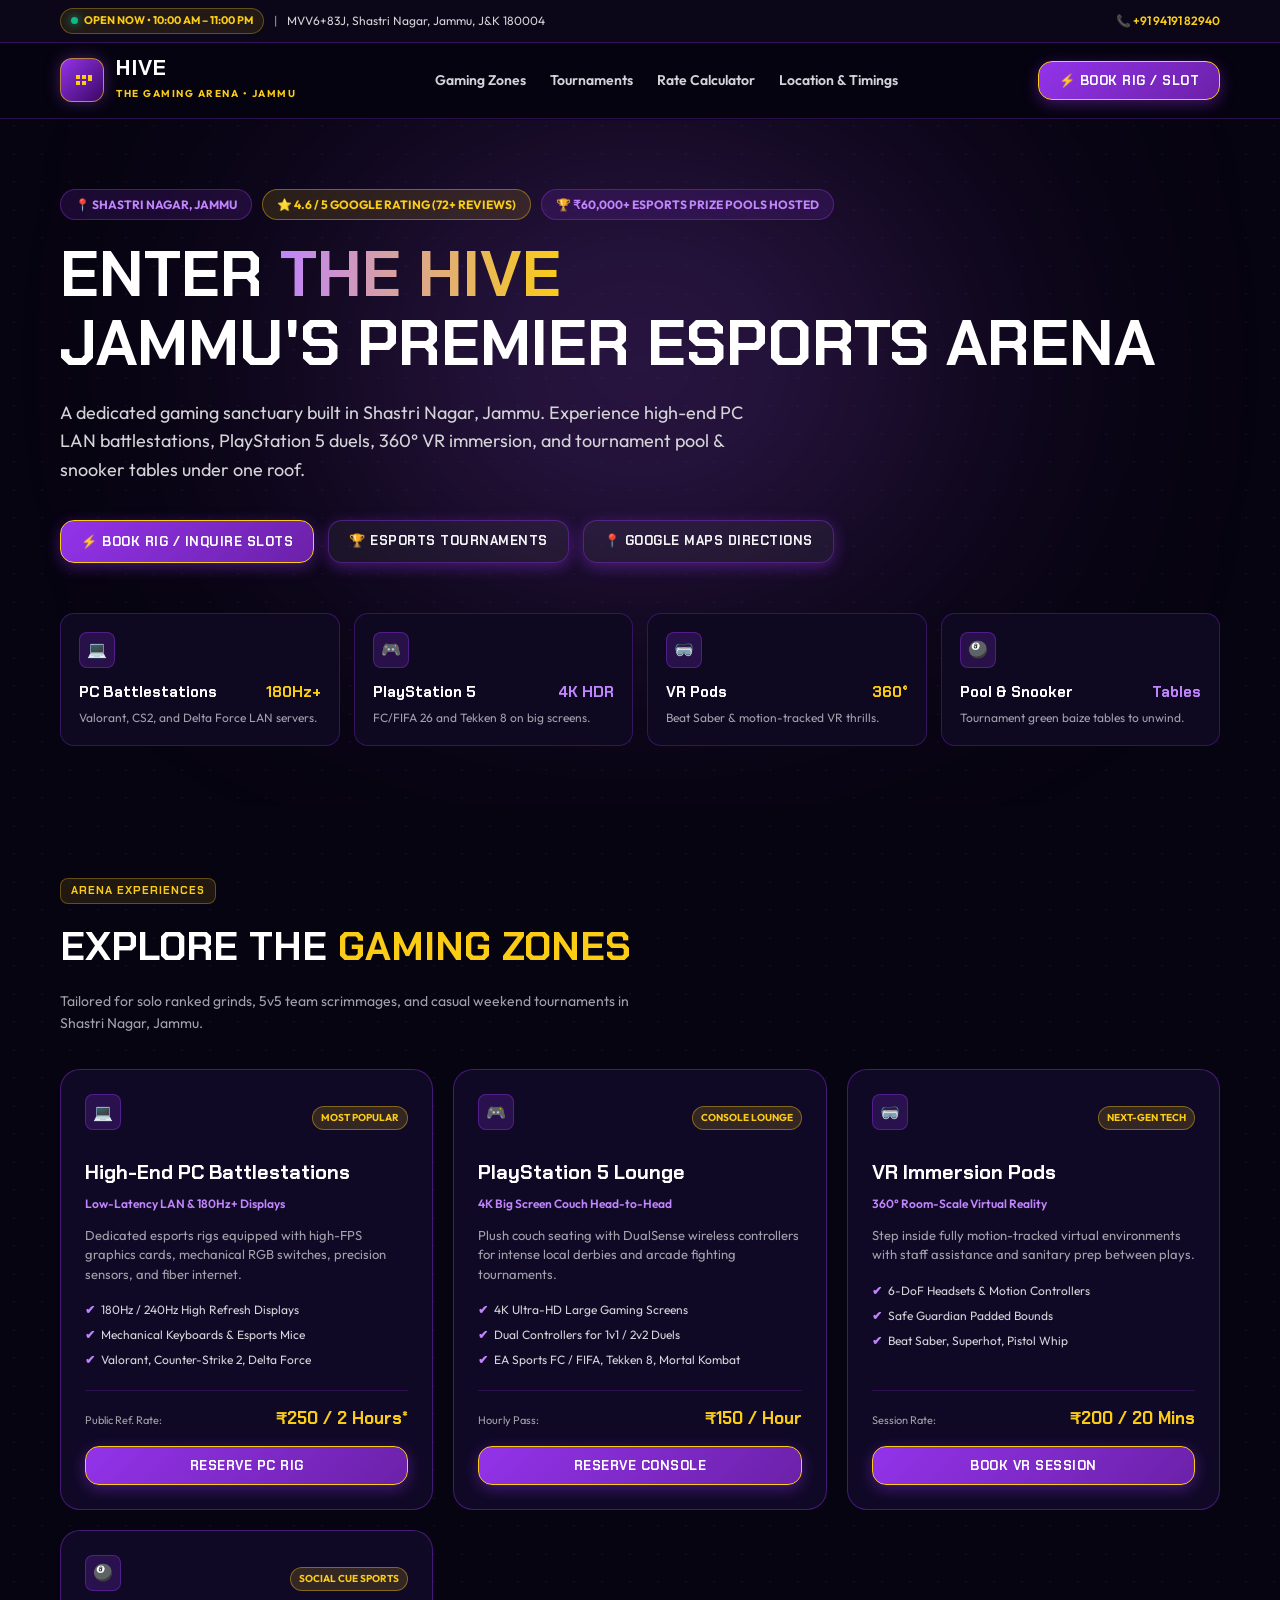
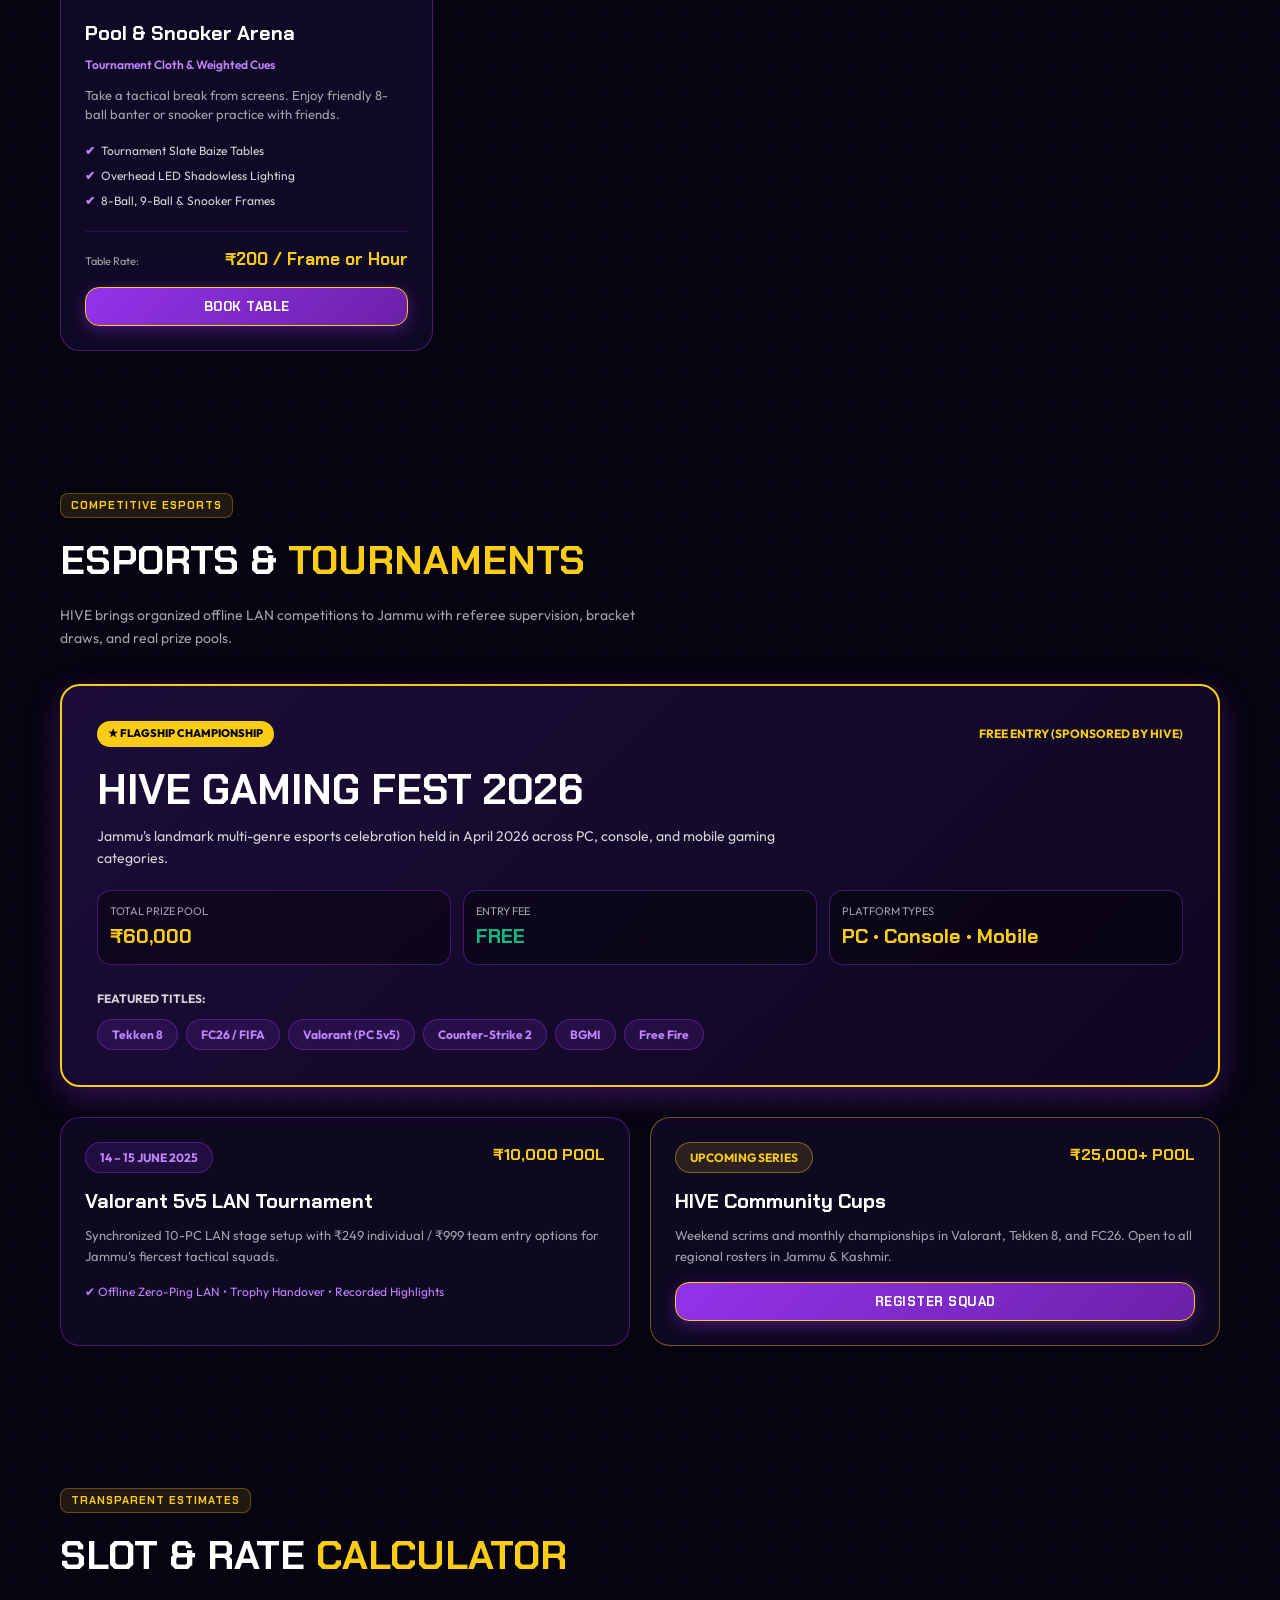
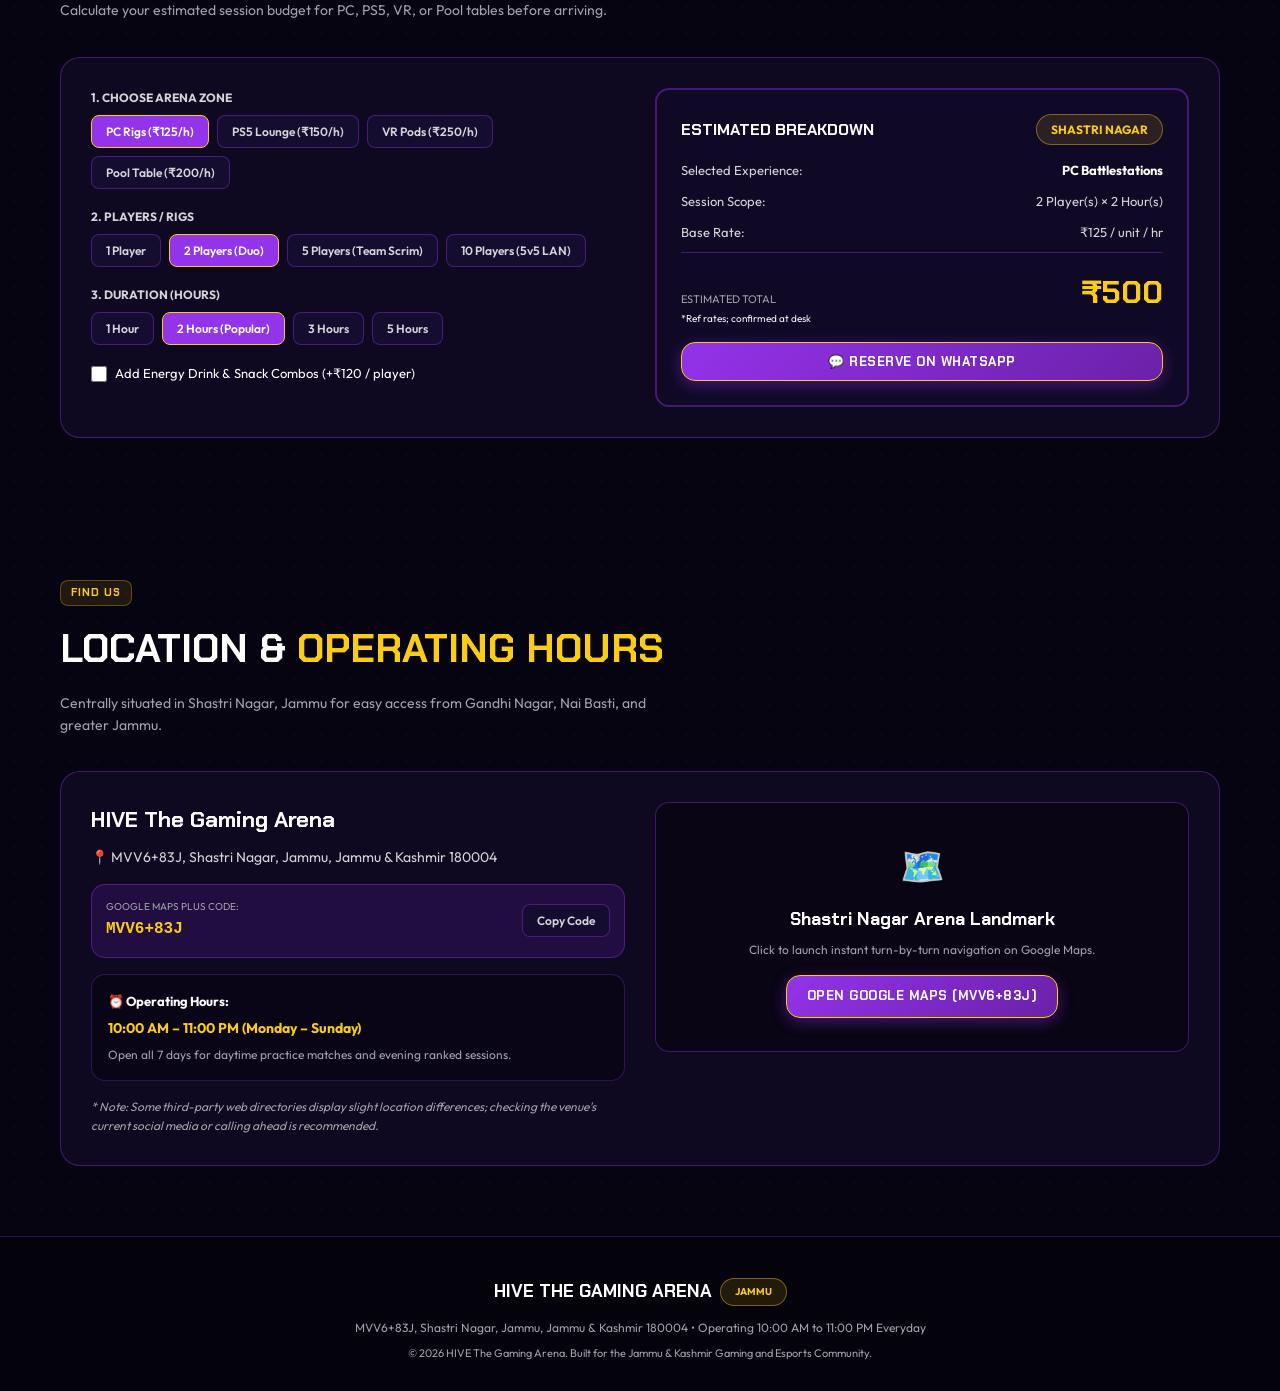
<file: index.html>
<!DOCTYPE html>
<html lang="en">
<head>
  <meta charset="UTF-8">
  <meta name="viewport" content="width=device-width, initial-scale=1.0">
  <title>HIVE The Gaming Arena | Shastri Nagar, Jammu</title>
  <meta name="description" content="Premier esports and gaming entertainment arena in Shastri Nagar, Jammu featuring PC LAN rigs, PlayStation, VR, Pool & Snooker, and tournaments.">
  
  <!-- Google Fonts -->
  <link rel="preconnect" href="https://fonts.googleapis.com">
  <link rel="preconnect" href="https://fonts.gstatic.com" crossorigin>
  <link href="https://fonts.googleapis.com/css2?family=Chakra+Petch:wght@500;600;700;800&family=Outfit:wght@300;400;500;600;700;800&display=swap" rel="stylesheet">

  <style>
    /* ========================================================
       THEME & DESIGN SYSTEM (Black, Purple, Electric Yellow)
       ======================================================== */
    :root {
      --bg-black: #070411;
      --bg-surface: #0e0821;
      --bg-surface-elevated: #150d30;
      --bg-card: #100926;
      --purple-primary: #9333ea;
      --purple-light: #c084fc;
      --purple-glow: rgba(168, 85, 247, 0.35);
      --purple-border: rgba(147, 51, 234, 0.4);
      --yellow-accent: #facc15;
      --yellow-hover: #fde047;
      --yellow-glow: rgba(250, 204, 21, 0.35);
      --text-white: #ffffff;
      --text-zinc-100: #f4f4f5;
      --text-zinc-300: #d4d4d8;
      --text-zinc-400: #a1a1aa;
      --font-display: 'Chakra Petch', sans-serif;
      --font-body: 'Outfit', sans-serif;
      --radius-sm: 8px;
      --radius-md: 14px;
      --radius-lg: 20px;
      --radius-full: 9999px;
    }

    * {
      box-sizing: border-box;
      margin: 0;
      padding: 0;
    }

    body {
      background-color: var(--bg-black);
      color: var(--text-zinc-100);
      font-family: var(--font-body);
      line-height: 1.6;
      overflow-x: hidden;
      background-image: radial-gradient(rgba(147, 51, 234, 0.08) 1px, transparent 1px);
      background-size: 28px 28px;
    }

    a {
      color: inherit;
      text-decoration: none;
    }

    button {
      font-family: inherit;
      cursor: pointer;
      border: none;
      outline: none;
    }

    /* Container */
    .container {
      max-width: 1200px;
      margin: 0 auto;
      padding: 0 20px;
    }

    /* Utility typography */
    .font-display {
      font-family: var(--font-display);
    }
    .text-yellow {
      color: var(--yellow-accent);
    }
    .text-purple {
      color: var(--purple-light);
    }

    /* ========================================================
       TOP TICKER & HEADER NAVIGATION
       ======================================================== */
    .announcement-bar {
      background: #0b0618;
      border-bottom: 1px solid rgba(147, 51, 234, 0.3);
      padding: 8px 0;
      font-size: 12px;
      color: var(--text-zinc-300);
    }
    .announcement-inner {
      display: flex;
      justify-content: space-between;
      align-items: center;
      flex-wrap: wrap;
      gap: 10px;
    }
    .badge-status {
      display: inline-flex;
      align-items: center;
      gap: 6px;
      padding: 3px 10px;
      border-radius: var(--radius-full);
      background: rgba(250, 204, 21, 0.1);
      border: 1px solid rgba(250, 204, 21, 0.3);
      color: var(--yellow-accent);
      font-weight: 700;
      font-size: 11px;
    }
    .status-dot {
      width: 7px;
      height: 7px;
      background: #10b981;
      border-radius: 50%;
      box-shadow: 0 0 8px #10b981;
    }

    header {
      position: sticky;
      top: 0;
      z-index: 100;
      background: rgba(7, 4, 17, 0.95);
      backdrop-filter: blur(12px);
      border-bottom: 1px solid rgba(147, 51, 234, 0.25);
      padding: 14px 0;
    }
    .header-inner {
      display: flex;
      justify-content: space-between;
      align-items: center;
    }
    .brand-logo {
      display: flex;
      align-items: center;
      gap: 12px;
    }
    .logo-icon {
      width: 44px;
      height: 44px;
      background: linear-gradient(135deg, var(--purple-primary), #3b0764);
      border: 1px solid rgba(250, 204, 21, 0.6);
      border-radius: 12px;
      display: flex;
      align-items: center;
      justify-content: center;
      box-shadow: 0 0 15px var(--purple-glow);
    }
    .logo-icon svg {
      width: 24px;
      height: 24px;
      fill: var(--yellow-accent);
    }
    .brand-text h1 {
      font-family: var(--font-display);
      font-weight: 900;
      font-size: 22px;
      letter-spacing: 1px;
      color: #ffffff;
      line-height: 1;
    }
    .brand-text span {
      font-size: 10px;
      font-weight: 700;
      color: var(--yellow-accent);
      letter-spacing: 1.5px;
      text-transform: uppercase;
    }

    nav.desktop-nav {
      display: flex;
      align-items: center;
      gap: 24px;
    }
    nav.desktop-nav a {
      font-size: 14px;
      font-weight: 600;
      color: var(--text-zinc-300);
      transition: color 0.2s;
    }
    nav.desktop-nav a:hover {
      color: var(--yellow-accent);
    }

    .btn-cta {
      display: inline-flex;
      align-items: center;
      gap: 8px;
      padding: 10px 20px;
      border-radius: var(--radius-md);
      background: linear-gradient(135deg, var(--purple-primary), #6b21a8);
      border: 1px solid var(--yellow-accent);
      color: #ffffff;
      font-family: var(--font-display);
      font-weight: 700;
      font-size: 13px;
      text-transform: uppercase;
      letter-spacing: 0.5px;
      transition: all 0.2s;
      box-shadow: 0 4px 15px rgba(147, 51, 234, 0.4);
    }
    .btn-cta:hover {
      background: linear-gradient(135deg, #a855f7, #7e22ce);
      transform: translateY(-1px);
      box-shadow: 0 6px 20px var(--yellow-glow);
    }
    .btn-secondary {
      background: rgba(255, 255, 255, 0.05);
      border: 1px solid rgba(147, 51, 234, 0.4);
      color: var(--text-zinc-100);
    }
    .btn-secondary:hover {
      border-color: var(--yellow-accent);
      color: var(--yellow-accent);
    }

    /* ========================================================
       HERO SECTION
       ======================================================== */
    .hero {
      position: relative;
      padding: 70px 0 60px;
      overflow: hidden;
    }
    .hero-glow-purple {
      position: absolute;
      top: 10%;
      left: 50%;
      transform: translateX(-50%);
      width: 600px;
      height: 350px;
      background: var(--purple-glow);
      filter: blur(140px);
      pointer-events-none;
      border-radius: 50%;
    }
    .hero-badges {
      display: flex;
      flex-wrap: wrap;
      gap: 10px;
      margin-bottom: 20px;
    }
    .pill {
      display: inline-flex;
      align-items: center;
      gap: 6px;
      padding: 5px 14px;
      border-radius: var(--radius-full);
      font-size: 12px;
      font-weight: 700;
      background: rgba(147, 51, 234, 0.15);
      border: 1px solid rgba(147, 51, 234, 0.4);
      color: var(--purple-light);
    }
    .pill-yellow {
      background: rgba(250, 204, 21, 0.12);
      border-color: rgba(250, 204, 21, 0.4);
      color: var(--yellow-accent);
    }

    .hero-title {
      font-family: var(--font-display);
      font-weight: 900;
      font-size: clamp(34px, 6vw, 64px);
      line-height: 1.08;
      text-transform: uppercase;
      color: #ffffff;
      margin-bottom: 20px;
    }
    .hero-title span.highlight {
      background: linear-gradient(90deg, #c084fc, var(--yellow-accent));
      -webkit-background-clip: text;
      -webkit-text-fill-color: transparent;
    }
    .hero-subtitle {
      font-size: clamp(15px, 2vw, 18px);
      color: var(--text-zinc-300);
      max-width: 720px;
      margin-bottom: 35px;
      line-height: 1.6;
    }
    .hero-actions {
      display: flex;
      flex-wrap: wrap;
      gap: 14px;
      margin-bottom: 50px;
    }

    /* Bento Stats Ribbon */
    .bento-grid {
      display: grid;
      grid-template-columns: repeat(auto-fit, minmax(200px, 1fr));
      gap: 14px;
      margin-top: 20px;
    }
    .bento-card {
      background: var(--bg-surface);
      border: 1px solid rgba(147, 51, 234, 0.3);
      padding: 18px;
      border-radius: var(--radius-md);
      transition: all 0.3s;
    }
    .bento-card:hover {
      border-color: var(--yellow-accent);
      transform: translateY(-2px);
    }
    .bento-icon {
      width: 36px;
      height: 36px;
      background: rgba(147, 51, 234, 0.2);
      border: 1px solid rgba(147, 51, 234, 0.4);
      border-radius: 8px;
      display: flex;
      align-items: center;
      justify-content: center;
      margin-bottom: 12px;
      color: var(--yellow-accent);
    }
    .bento-title {
      font-family: var(--font-display);
      font-weight: 700;
      font-size: 15px;
      color: #ffffff;
      margin-bottom: 4px;
      display: flex;
      justify-content: space-between;
    }
    .bento-desc {
      font-size: 12px;
      color: var(--text-zinc-400);
    }

    /* ========================================================
       SECTION COMMON STYLES
       ======================================================== */
    section {
      padding: 70px 0;
      position: relative;
    }
    .section-tag {
      display: inline-block;
      font-family: var(--font-display);
      font-size: 11px;
      font-weight: 700;
      text-transform: uppercase;
      letter-spacing: 1px;
      color: var(--yellow-accent);
      background: rgba(250, 204, 21, 0.1);
      border: 1px solid rgba(250, 204, 21, 0.3);
      padding: 3px 10px;
      border-radius: var(--radius-sm);
      margin-bottom: 10px;
    }
    .section-heading {
      font-family: var(--font-display);
      font-weight: 900;
      font-size: clamp(26px, 4vw, 40px);
      text-transform: uppercase;
      color: #ffffff;
      margin-bottom: 12px;
    }
    .section-lead {
      color: var(--text-zinc-400);
      font-size: 14px;
      max-width: 600px;
      margin-bottom: 35px;
    }

    /* ========================================================
       GAMING ZONES CARDS
       ======================================================== */
    .zones-grid {
      display: grid;
      grid-template-columns: repeat(auto-fit, minmax(320px, 1fr));
      gap: 20px;
    }
    .zone-card {
      background: var(--bg-card);
      border: 1px solid var(--purple-border);
      border-radius: var(--radius-lg);
      padding: 24px;
      display: flex;
      flex-direction: column;
      justify-content: space-between;
      transition: all 0.3s;
    }
    .zone-card:hover {
      border-color: var(--yellow-accent);
      transform: translateY(-3px);
      box-shadow: 0 10px 25px rgba(0, 0, 0, 0.5);
    }
    .zone-header {
      display: flex;
      justify-content: space-between;
      align-items: center;
      margin-bottom: 14px;
    }
    .zone-badge {
      font-size: 10px;
      font-weight: 700;
      text-transform: uppercase;
      padding: 3px 8px;
      border-radius: var(--radius-full);
      background: rgba(250, 204, 21, 0.15);
      border: 1px solid rgba(250, 204, 21, 0.4);
      color: var(--yellow-accent);
    }
    .zone-name {
      font-family: var(--font-display);
      font-weight: 800;
      font-size: 20px;
      color: #ffffff;
      margin-bottom: 6px;
    }
    .zone-tagline {
      font-size: 12px;
      color: var(--purple-light);
      font-weight: 600;
      margin-bottom: 12px;
    }
    .zone-desc {
      font-size: 13px;
      color: var(--text-zinc-400);
      line-height: 1.5;
      margin-bottom: 16px;
    }
    .zone-specs {
      list-style: none;
      margin-bottom: 20px;
    }
    .zone-specs li {
      font-size: 12px;
      color: var(--text-zinc-300);
      margin-bottom: 6px;
      display: flex;
      align-items: center;
      gap: 6px;
    }
    .zone-specs li::before {
      content: '✔';
      color: var(--purple-light);
      font-weight: bold;
    }
    .zone-pricing {
      padding-top: 14px;
      border-top: 1px solid rgba(147, 51, 234, 0.2);
      display: flex;
      justify-content: space-between;
      align-items: baseline;
      margin-bottom: 14px;
    }
    .price-value {
      font-family: var(--font-display);
      font-weight: 800;
      font-size: 17px;
      color: var(--yellow-accent);
    }

    /* ========================================================
       TOURNAMENT SHOWCASE (HIVE Gaming Fest & Valorant LAN)
       ======================================================== */
    .fest-banner {
      background: linear-gradient(135deg, #1b0d38, #0e0720);
      border: 2px solid var(--yellow-accent);
      border-radius: var(--radius-lg);
      padding: 35px;
      margin-bottom: 30px;
      position: relative;
      overflow: hidden;
      box-shadow: 0 10px 30px rgba(147, 51, 234, 0.3);
    }
    .fest-header {
      display: flex;
      justify-content: space-between;
      align-items: center;
      flex-wrap: wrap;
      gap: 10px;
      margin-bottom: 20px;
    }
    .fest-title {
      font-family: var(--font-display);
      font-weight: 900;
      font-size: clamp(26px, 4vw, 42px);
      color: #ffffff;
      text-transform: uppercase;
      line-height: 1.1;
      margin-bottom: 12px;
    }
    .fest-metrics {
      display: grid;
      grid-template-columns: repeat(auto-fit, minmax(140px, 1fr));
      gap: 12px;
      margin: 20px 0;
    }
    .metric-box {
      background: rgba(0, 0, 0, 0.4);
      border: 1px solid rgba(147, 51, 234, 0.4);
      padding: 12px;
      border-radius: var(--radius-md);
    }
    .metric-label {
      font-size: 11px;
      text-transform: uppercase;
      color: var(--text-zinc-400);
      display: block;
    }
    .metric-val {
      font-family: var(--font-display);
      font-weight: 800;
      font-size: 20px;
      color: var(--yellow-accent);
    }

    /* Tournament Archive Grid */
    .tourneys-grid {
      display: grid;
      grid-template-columns: repeat(auto-fit, minmax(300px, 1fr));
      gap: 20px;
    }
    .tourney-card {
      background: var(--bg-surface);
      border: 1px solid var(--purple-border);
      border-radius: var(--radius-lg);
      padding: 24px;
    }

    /* ========================================================
       SLOT & RATE CALCULATOR
       ======================================================== */
    .calc-container {
      background: var(--bg-surface);
      border: 1px solid var(--purple-border);
      border-radius: var(--radius-lg);
      padding: 30px;
      display: grid;
      grid-template-columns: 1fr 1fr;
      gap: 30px;
    }
    @media (max-width: 850px) {
      .calc-container {
        grid-template-columns: 1fr;
      }
    }
    .calc-group {
      margin-bottom: 18px;
    }
    .calc-label {
      font-size: 12px;
      font-weight: 700;
      text-transform: uppercase;
      color: var(--text-zinc-300);
      margin-bottom: 8px;
      display: block;
    }
    .option-pills {
      display: flex;
      flex-wrap: wrap;
      gap: 8px;
    }
    .pill-btn {
      padding: 8px 14px;
      border-radius: var(--radius-sm);
      background: var(--bg-surface-elevated);
      border: 1px solid rgba(147, 51, 234, 0.4);
      color: var(--text-zinc-300);
      font-size: 12px;
      font-weight: 600;
      transition: all 0.2s;
    }
    .pill-btn.active {
      background: var(--purple-primary);
      border-color: var(--yellow-accent);
      color: #ffffff;
    }
    .receipt-box {
      background: var(--bg-card);
      border: 2px solid var(--purple-border);
      border-radius: var(--radius-md);
      padding: 24px;
      display: flex;
      flex-direction: column;
      justify-content: space-between;
    }
    .receipt-row {
      display: flex;
      justify-content: space-between;
      font-size: 13px;
      margin-bottom: 10px;
      color: var(--text-zinc-300);
    }
    .receipt-total {
      padding-top: 14px;
      border-top: 1px solid rgba(147, 51, 234, 0.4);
      display: flex;
      justify-content: space-between;
      align-items: baseline;
    }
    .total-price {
      font-family: var(--font-display);
      font-size: 32px;
      font-weight: 900;
      color: var(--yellow-accent);
    }

    /* ========================================================
       LOCATION & HOURS SECTION
       ======================================================== */
    .location-box {
      background: var(--bg-surface);
      border: 1px solid var(--purple-border);
      border-radius: var(--radius-lg);
      padding: 30px;
      display: grid;
      grid-template-columns: 1fr 1fr;
      gap: 30px;
    }
    @media (max-width: 850px) {
      .location-box {
        grid-template-columns: 1fr;
      }
    }
    .plus-code-banner {
      background: rgba(147, 51, 234, 0.15);
      border: 1px solid rgba(147, 51, 234, 0.4);
      padding: 14px;
      border-radius: var(--radius-md);
      display: flex;
      justify-content: space-between;
      align-items: center;
      margin: 16px 0;
    }
    .map-preview {
      background: #090514;
      border: 1px solid rgba(147, 51, 234, 0.4);
      border-radius: var(--radius-md);
      height: 250px;
      display: flex;
      flex-direction: column;
      align-items: center;
      justify-content: center;
      text-align: center;
      padding: 20px;
      position: relative;
    }

    /* ========================================================
       MODAL
       ======================================================== */
    .modal-overlay {
      display: none;
      position: fixed;
      inset: 0;
      background: rgba(0, 0, 0, 0.85);
      backdrop-filter: blur(8px);
      z-index: 999;
      align-items: center;
      justify-content: center;
      padding: 20px;
    }
    .modal-overlay.active {
      display: flex;
    }
    .modal-content {
      background: #0f0923;
      border: 2px solid var(--yellow-accent);
      border-radius: var(--radius-lg);
      max-width: 480px;
      width: 100%;
      padding: 28px;
      position: relative;
    }
    .modal-close {
      position: absolute;
      top: 18px;
      right: 18px;
      background: none;
      color: var(--text-zinc-400);
      font-size: 20px;
      cursor: pointer;
    }
    .modal-close:hover {
      color: #ffffff;
    }

    /* Form controls */
    .input-field {
      width: 100%;
      background: #160d32;
      border: 1px solid rgba(147, 51, 234, 0.5);
      border-radius: var(--radius-sm);
      padding: 10px 14px;
      color: #ffffff;
      font-size: 13px;
      margin-bottom: 12px;
      outline: none;
    }
    .input-field:focus {
      border-color: var(--yellow-accent);
    }

    /* Footer */
    footer {
      background: #04020a;
      border-top: 1px solid rgba(147, 51, 234, 0.3);
      padding: 40px 0 30px;
      font-size: 13px;
      color: var(--text-zinc-400);
      text-align: center;
    }
  </style>
</head>
<body>

  <!-- TOP ANNOUNCEMENT BAR -->
  <div class="announcement-bar">
    <div class="container announcement-inner">
      <div style="display: flex; align-items: center; gap: 10px;">
        <span class="badge-status">
          <span class="status-dot" id="live-indicator"></span>
          <span id="live-text">OPEN NOW • 10:00 AM – 11:00 PM</span>
        </span>
        <span style="color: var(--text-zinc-400);">|</span>
        <span>MVV6+83J, Shastri Nagar, Jammu, J&amp;K 180004</span>
      </div>
      <div>
        <a href="tel:+919419182940" style="color: var(--yellow-accent); font-weight: 600;">📞 +91 94191 82940</a>
      </div>
    </div>
  </div>

  <!-- NAVIGATION HEADER -->
  <header>
    <div class="container header-inner">
      <a href="#" class="brand-logo">
        <div class="logo-icon">
          <svg viewBox="0 0 24 24"><path d="M6 11h4V7H6v4zm0 6h4v-4H6v4zm6-6h4V7h-4v4zm0 6h4v-4h-4v4zm6-10v4h4V7h-4zm0 6h4v-4h-4v4z"/></svg>
        </div>
        <div class="brand-text">
          <h1>HIVE</h1>
          <span>THE GAMING ARENA • JAMMU</span>
        </div>
      </a>

      <nav class="desktop-nav">
        <a href="#zones">Gaming Zones</a>
        <a href="#tournaments">Tournaments</a>
        <a href="#calculator">Rate Calculator</a>
        <a href="#location">Location &amp; Timings</a>
      </nav>

      <button class="btn-cta" onclick="openBookingModal()">
        ⚡ Book Rig / Slot
      </button>
    </div>
  </header>

  <!-- HERO SECTION -->
  <main>
    <section class="hero">
      <div class="hero-glow-purple"></div>
      <div class="container" style="position: relative; z-index: 2;">
        
        <div class="hero-badges">
          <span class="pill">📍 SHASTRI NAGAR, JAMMU</span>
          <span class="pill pill-yellow">⭐ 4.6 / 5 GOOGLE RATING (72+ REVIEWS)</span>
          <span class="pill">🏆 ₹60,000+ ESPORTS PRIZE POOLS HOSTED</span>
        </div>

        <h2 class="hero-title">
          ENTER <span class="highlight">THE HIVE</span><br>
          JAMMU&apos;S PREMIER ESPORTS ARENA
        </h2>

        <p class="hero-subtitle">
          A dedicated gaming sanctuary built in Shastri Nagar, Jammu. Experience high-end PC LAN battlestations, PlayStation 5 duels, 360° VR immersion, and tournament pool &amp; snooker tables under one roof.
        </p>

        <div class="hero-actions">
          <button class="btn-cta" onclick="openBookingModal()">
            ⚡ Book Rig / Inquire Slots
          </button>
          <a href="#tournaments" class="btn-cta btn-secondary">
            🏆 Esports Tournaments
          </a>
          <a href="https://www.google.com/maps/search/?api=1&query=MVV6%2B83J+Shastri+Nagar+Jammu" target="_blank" class="btn-cta btn-secondary">
            📍 Google Maps Directions
          </a>
        </div>

        <!-- Bento quick highlights -->
        <div class="bento-grid">
          <div class="bento-card">
            <div class="bento-icon">💻</div>
            <div class="bento-title"><span>PC Battlestations</span> <span class="text-yellow">180Hz+</span></div>
            <p class="bento-desc">Valorant, CS2, and Delta Force LAN servers.</p>
          </div>
          <div class="bento-card">
            <div class="bento-icon">🎮</div>
            <div class="bento-title"><span>PlayStation 5</span> <span class="text-purple">4K HDR</span></div>
            <p class="bento-desc">FC/FIFA 26 and Tekken 8 on big screens.</p>
          </div>
          <div class="bento-card">
            <div class="bento-icon">🥽</div>
            <div class="bento-title"><span>VR Pods</span> <span class="text-yellow">360°</span></div>
            <p class="bento-desc">Beat Saber &amp; motion-tracked VR thrills.</p>
          </div>
          <div class="bento-card">
            <div class="bento-icon">🎱</div>
            <div class="bento-title"><span>Pool &amp; Snooker</span> <span class="text-purple">Tables</span></div>
            <p class="bento-desc">Tournament green baize tables to unwind.</p>
          </div>
        </div>

      </div>
    </section>

    <!-- GAMING ZONES SECTION -->
    <section id="zones">
      <div class="container">
        <span class="section-tag">Arena Experiences</span>
        <h3 class="section-heading">EXPLORE THE <span class="text-yellow">GAMING ZONES</span></h3>
        <p class="section-lead">
          Tailored for solo ranked grinds, 5v5 team scrimmages, and casual weekend tournaments in Shastri Nagar, Jammu.
        </p>

        <div class="zones-grid">
          
          <!-- PC Gaming -->
          <div class="zone-card">
            <div>
              <div class="zone-header">
                <span class="bento-icon">💻</span>
                <span class="zone-badge">Most Popular</span>
              </div>
              <h4 class="zone-name">High-End PC Battlestations</h4>
              <div class="zone-tagline">Low-Latency LAN &amp; 180Hz+ Displays</div>
              <p class="zone-desc">Dedicated esports rigs equipped with high-FPS graphics cards, mechanical RGB switches, precision sensors, and fiber internet.</p>
              <ul class="zone-specs">
                <li>180Hz / 240Hz High Refresh Displays</li>
                <li>Mechanical Keyboards &amp; Esports Mice</li>
                <li>Valorant, Counter-Strike 2, Delta Force</li>
              </ul>
            </div>
            <div>
              <div class="zone-pricing">
                <span style="font-size: 11px; color: var(--text-zinc-400);">Public Ref. Rate:</span>
                <span class="price-value">₹250 / 2 Hours*</span>
              </div>
              <button class="btn-cta" style="width: 100%; justify-content: center;" onclick="openBookingModal('PC Battlestations')">
                Reserve PC Rig
              </button>
            </div>
          </div>

          <!-- PlayStation 5 -->
          <div class="zone-card">
            <div>
              <div class="zone-header">
                <span class="bento-icon">🎮</span>
                <span class="zone-badge">Console Lounge</span>
              </div>
              <h4 class="zone-name">PlayStation 5 Lounge</h4>
              <div class="zone-tagline">4K Big Screen Couch Head-to-Head</div>
              <p class="zone-desc">Plush couch seating with DualSense wireless controllers for intense local derbies and arcade fighting tournaments.</p>
              <ul class="zone-specs">
                <li>4K Ultra-HD Large Gaming Screens</li>
                <li>Dual Controllers for 1v1 / 2v2 Duels</li>
                <li>EA Sports FC / FIFA, Tekken 8, Mortal Kombat</li>
              </ul>
            </div>
            <div>
              <div class="zone-pricing">
                <span style="font-size: 11px; color: var(--text-zinc-400);">Hourly Pass:</span>
                <span class="price-value">₹150 / Hour</span>
              </div>
              <button class="btn-cta" style="width: 100%; justify-content: center;" onclick="openBookingModal('PS5 Lounge')">
                Reserve Console
              </button>
            </div>
          </div>

          <!-- VR Gaming -->
          <div class="zone-card">
            <div>
              <div class="zone-header">
                <span class="bento-icon">🥽</span>
                <span class="zone-badge">Next-Gen Tech</span>
              </div>
              <h4 class="zone-name">VR Immersion Pods</h4>
              <div class="zone-tagline">360° Room-Scale Virtual Reality</div>
              <p class="zone-desc">Step inside fully motion-tracked virtual environments with staff assistance and sanitary prep between plays.</p>
              <ul class="zone-specs">
                <li>6-DoF Headsets &amp; Motion Controllers</li>
                <li>Safe Guardian Padded Bounds</li>
                <li>Beat Saber, Superhot, Pistol Whip</li>
              </ul>
            </div>
            <div>
              <div class="zone-pricing">
                <span style="font-size: 11px; color: var(--text-zinc-400);">Session Rate:</span>
                <span class="price-value">₹200 / 20 Mins</span>
              </div>
              <button class="btn-cta" style="width: 100%; justify-content: center;" onclick="openBookingModal('VR Pod')">
                Book VR Session
              </button>
            </div>
          </div>

          <!-- Pool & Snooker -->
          <div class="zone-card">
            <div>
              <div class="zone-header">
                <span class="bento-icon">🎱</span>
                <span class="zone-badge">Social Cue Sports</span>
              </div>
              <h4 class="zone-name">Pool &amp; Snooker Arena</h4>
              <div class="zone-tagline">Tournament Cloth &amp; Weighted Cues</div>
              <p class="zone-desc">Take a tactical break from screens. Enjoy friendly 8-ball banter or snooker practice with friends.</p>
              <ul class="zone-specs">
                <li>Tournament Slate Baize Tables</li>
                <li>Overhead LED Shadowless Lighting</li>
                <li>8-Ball, 9-Ball &amp; Snooker Frames</li>
              </ul>
            </div>
            <div>
              <div class="zone-pricing">
                <span style="font-size: 11px; color: var(--text-zinc-400);">Table Rate:</span>
                <span class="price-value">₹200 / Frame or Hour</span>
              </div>
              <button class="btn-cta" style="width: 100%; justify-content: center;" onclick="openBookingModal('Pool & Snooker')">
                Book Table
              </button>
            </div>
          </div>

        </div>
      </div>
    </section>

    <!-- TOURNAMENTS SECTION -->
    <section id="tournaments">
      <div class="container">
        <span class="section-tag">Competitive Esports</span>
        <h3 class="section-heading">ESPORTS &amp; <span class="text-yellow">TOURNAMENTS</span></h3>
        <p class="section-lead">
          HIVE brings organized offline LAN competitions to Jammu with referee supervision, bracket draws, and real prize pools.
        </p>

        <!-- Flagship: HIVE Gaming Fest 2026 -->
        <div class="fest-banner">
          <div class="fest-header">
            <span class="badge-status" style="background: var(--yellow-accent); color: #000000; font-weight: 800;">
              ★ FLAGSHIP CHAMPIONSHIP
            </span>
            <span style="font-size: 12px; font-weight: 700; color: var(--yellow-accent);">
              FREE ENTRY (SPONSORED BY HIVE)
            </span>
          </div>

          <h4 class="fest-title">HIVE GAMING FEST 2026</h4>
          <p style="font-size: 14px; color: var(--text-zinc-300); max-width: 700px;">
            Jammu&apos;s landmark multi-genre esports celebration held in April 2026 across PC, console, and mobile gaming categories.
          </p>

          <div class="fest-metrics">
            <div class="metric-box">
              <span class="metric-label">Total Prize Pool</span>
              <span class="metric-val">₹60,000</span>
            </div>
            <div class="metric-box">
              <span class="metric-label">Entry Fee</span>
              <span class="metric-val" style="color: #10b981;">FREE</span>
            </div>
            <div class="metric-box">
              <span class="metric-label">Platform Types</span>
              <span class="metric-val">PC • Console • Mobile</span>
            </div>
          </div>

          <div style="margin-top: 15px;">
            <strong style="font-size: 12px; color: var(--text-zinc-300); text-transform: uppercase;">Featured Titles:</strong>
            <div style="display: flex; flex-wrap: wrap; gap: 8px; margin-top: 8px;">
              <span class="pill">Tekken 8</span>
              <span class="pill">FC26 / FIFA</span>
              <span class="pill">Valorant (PC 5v5)</span>
              <span class="pill">Counter-Strike 2</span>
              <span class="pill">BGMI</span>
              <span class="pill">Free Fire</span>
            </div>
          </div>
        </div>

        <!-- Archival Tournament: Valorant LAN 2025 -->
        <div class="tourneys-grid">
          <div class="tourney-card">
            <div style="display: flex; justify-content: space-between; margin-bottom: 12px;">
              <span class="pill">14 – 15 JUNE 2025</span>
              <span class="text-yellow font-display" style="font-weight: 800;">₹10,000 POOL</span>
            </div>
            <h4 class="font-display" style="font-size: 20px; font-weight: 800; color: #fff; margin-bottom: 8px;">
              Valorant 5v5 LAN Tournament
            </h4>
            <p style="font-size: 13px; color: var(--text-zinc-400); margin-bottom: 15px;">
              Synchronized 10-PC LAN stage setup with ₹249 individual / ₹999 team entry options for Jammu&apos;s fiercest tactical squads.
            </p>
            <div style="font-size: 12px; color: var(--purple-light);">
              ✔ Offline Zero-Ping LAN • Trophy Handover • Recorded Highlights
            </div>
          </div>

          <div class="tourney-card" style="border-color: rgba(250, 204, 21, 0.4);">
            <div style="display: flex; justify-content: space-between; margin-bottom: 12px;">
              <span class="pill pill-yellow">UPCOMING SERIES</span>
              <span class="text-yellow font-display" style="font-weight: 800;">₹25,000+ POOL</span>
            </div>
            <h4 class="font-display" style="font-size: 20px; font-weight: 800; color: #fff; margin-bottom: 8px;">
              HIVE Community Cups
            </h4>
            <p style="font-size: 13px; color: var(--text-zinc-400); margin-bottom: 15px;">
              Weekend scrims and monthly championships in Valorant, Tekken 8, and FC26. Open to all regional rosters in Jammu &amp; Kashmir.
            </p>
            <button class="btn-cta" style="width: 100%; justify-content: center;" onclick="openBookingModal('Tournament Registration')">
              Register Squad
            </button>
          </div>
        </div>

      </div>
    </section>

    <!-- INTERACTIVE RATE & RIG CALCULATOR -->
    <section id="calculator">
      <div class="container">
        <span class="section-tag">Transparent Estimates</span>
        <h3 class="section-heading">SLOT &amp; RATE <span class="text-yellow">CALCULATOR</span></h3>
        <p class="section-lead">
          Calculate your estimated session budget for PC, PS5, VR, or Pool tables before arriving.
        </p>

        <div class="calc-container">
          
          <!-- Controls -->
          <div>
            <div class="calc-group">
              <label class="calc-label">1. Choose Arena Zone</label>
              <div class="option-pills" id="calc-zone-selector">
                <button class="pill-btn active" data-zone="pc" data-rate="125">PC Rigs (₹125/h)</button>
                <button class="pill-btn" data-zone="ps5" data-rate="150">PS5 Lounge (₹150/h)</button>
                <button class="pill-btn" data-zone="vr" data-rate="250">VR Pods (₹250/h)</button>
                <button class="pill-btn" data-zone="pool" data-rate="200">Pool Table (₹200/h)</button>
              </div>
            </div>

            <div class="calc-group">
              <label class="calc-label">2. Players / Rigs</label>
              <div class="option-pills" id="calc-players-selector">
                <button class="pill-btn" data-players="1">1 Player</button>
                <button class="pill-btn active" data-players="2">2 Players (Duo)</button>
                <button class="pill-btn" data-players="5">5 Players (Team Scrim)</button>
                <button class="pill-btn" data-players="10">10 Players (5v5 LAN)</button>
              </div>
            </div>

            <div class="calc-group">
              <label class="calc-label">3. Duration (Hours)</label>
              <div class="option-pills" id="calc-duration-selector">
                <button class="pill-btn" data-hours="1">1 Hour</button>
                <button class="pill-btn active" data-hours="2">2 Hours (Popular)</button>
                <button class="pill-btn" data-hours="3">3 Hours</button>
                <button class="pill-btn" data-hours="5">5 Hours</button>
              </div>
            </div>

            <div class="calc-group">
              <label style="display: flex; align-items: center; gap: 8px; font-size: 13px; color: #fff; cursor: pointer;">
                <input type="checkbox" id="calc-snacks-combo" style="width: 16px; height: 16px; accent-color: var(--purple-primary);">
                Add Energy Drink &amp; Snack Combos (+₹120 / player)
              </label>
            </div>
          </div>

          <!-- Receipt & WhatsApp Booking -->
          <div class="receipt-box">
            <div>
              <div style="display: flex; justify-content: space-between; align-items: center; margin-bottom: 15px;">
                <span class="font-display" style="font-weight: 800; color: #fff; font-size: 16px;">ESTIMATED BREAKDOWN</span>
                <span class="pill pill-yellow">SHASTRI NAGAR</span>
              </div>

              <div class="receipt-row">
                <span>Selected Experience:</span>
                <strong id="receipt-zone-name" style="color: #fff;">PC Battlestations</strong>
              </div>
              <div class="receipt-row">
                <span>Session Scope:</span>
                <span id="receipt-scope">2 Players × 2 Hours</span>
              </div>
              <div class="receipt-row">
                <span>Base Rate:</span>
                <span id="receipt-base">₹125 / player / hour</span>
              </div>
              <div class="receipt-row" id="receipt-snacks-row" style="display: none; color: var(--yellow-accent);">
                <span>Snack &amp; Energy Drink:</span>
                <span id="receipt-snacks-val">+₹240</span>
              </div>
            </div>

            <div>
              <div class="receipt-total">
                <div>
                  <span style="font-size: 11px; color: var(--text-zinc-400); text-transform: uppercase;">Estimated Total</span>
                  <span style="display: block; font-size: 10px; color: var(--text-zinc-500);">*Ref rates; confirmed at desk</span>
                </div>
                <div class="total-price" id="calc-total-display">₹500</div>
              </div>

              <button class="btn-cta" style="width: 100%; justify-content: center; margin-top: 15px;" onclick="sendWhatsAppBooking()">
                💬 Reserve on WhatsApp
              </button>
            </div>

          </div>

        </div>
      </div>
    </section>

    <!-- LOCATION & TIMINGS SECTION -->
    <section id="location">
      <div class="container">
        <span class="section-tag">Find Us</span>
        <h3 class="section-heading">LOCATION &amp; <span class="text-yellow">OPERATING HOURS</span></h3>
        <p class="section-lead">
          Centrally situated in Shastri Nagar, Jammu for easy access from Gandhi Nagar, Nai Basti, and greater Jammu.
        </p>

        <div class="location-box">
          <div>
            <h4 class="font-display" style="font-size: 22px; font-weight: 800; color: #fff; margin-bottom: 8px;">
              HIVE The Gaming Arena
            </h4>
            <p style="font-size: 14px; color: var(--text-zinc-300); margin-bottom: 12px;">
              📍 MVV6+83J, Shastri Nagar, Jammu, Jammu &amp; Kashmir 180004
            </p>

            <div class="plus-code-banner">
              <div>
                <span style="font-size: 10px; text-transform: uppercase; color: var(--text-zinc-400); display: block;">Google Maps Plus Code:</span>
                <strong style="color: var(--yellow-accent); font-family: monospace; font-size: 16px;">MVV6+83J</strong>
              </div>
              <button class="pill-btn" onclick="copyPlusCode(this)">
                Copy Code
              </button>
            </div>

            <div style="background: rgba(0, 0, 0, 0.3); border: 1px solid rgba(147, 51, 234, 0.3); border-radius: var(--radius-md); padding: 16px; margin-bottom: 16px;">
              <strong style="color: #fff; font-size: 13px; display: block; margin-bottom: 4px;">⏰ Operating Hours:</strong>
              <span style="font-size: 14px; color: var(--yellow-accent); font-weight: 700;">10:00 AM – 11:00 PM (Monday – Sunday)</span>
              <p style="font-size: 12px; color: var(--text-zinc-400); margin-top: 4px;">
                Open all 7 days for daytime practice matches and evening ranked sessions.
              </p>
            </div>

            <p style="font-size: 12px; color: var(--text-zinc-400); font-style: italic;">
              * Note: Some third-party web directories display slight location differences; checking the venue&apos;s current social media or calling ahead is recommended.
            </p>
          </div>

          <!-- Interactive Map link -->
          <div class="map-preview">
            <div style="font-size: 36px; margin-bottom: 10px;">🗺️</div>
            <h5 class="font-display" style="font-size: 18px; font-weight: 800; color: #fff;">Shastri Nagar Arena Landmark</h5>
            <p style="font-size: 12px; color: var(--text-zinc-400); margin: 6px 0 16px;">
              Click to launch instant turn-by-turn navigation on Google Maps.
            </p>
            <a href="https://www.google.com/maps/search/?api=1&query=MVV6%2B83J+Shastri+Nagar+Jammu" target="_blank" class="btn-cta">
              Open Google Maps (MVV6+83J)
            </a>
          </div>
        </div>

      </div>
    </section>
  </main>

  <!-- FOOTER -->
  <footer>
    <div class="container">
      <div style="display: flex; justify-content: center; align-items: center; gap: 8px; margin-bottom: 12px;">
        <span class="font-display" style="font-weight: 900; font-size: 18px; color: #fff;">HIVE THE GAMING ARENA</span>
        <span class="pill pill-yellow" style="font-size: 10px;">JAMMU</span>
      </div>
      <p style="font-size: 12px; margin-bottom: 8px;">
        MVV6+83J, Shastri Nagar, Jammu, Jammu &amp; Kashmir 180004 • Operating 10:00 AM to 11:00 PM Everyday
      </p>
      <p style="font-size: 11px; color: var(--text-zinc-500);">
        © 2026 HIVE The Gaming Arena. Built for the Jammu &amp; Kashmir Gaming and Esports Community.
      </p>
    </div>
  </footer>

  <!-- BOOKING MODAL -->
  <div class="modal-overlay" id="booking-modal">
    <div class="modal-content">
      <button class="modal-close" onclick="closeBookingModal()">✕</button>
      <h3 class="font-display" style="font-weight: 800; font-size: 20px; color: #fff; margin-bottom: 6px;">
        RESERVE ARENA RIG / SLOT
      </h3>
      <p style="font-size: 12px; color: var(--yellow-accent); margin-bottom: 16px;">
        HIVE The Gaming Arena • Shastri Nagar, Jammu
      </p>

      <form onsubmit="handleModalSubmit(event)">
        <input type="text" id="modal-name" class="input-field" placeholder="Your Name / Gamer Tag" required>
        <input type="tel" id="modal-phone" class="input-field" placeholder="WhatsApp / Phone Number" required>
        
        <select id="modal-zone" class="input-field">
          <option value="PC Battlestations">High-End PC Battlestation</option>
          <option value="PS5 Lounge">PlayStation 5 Console</option>
          <option value="VR Pods">VR Immersion Pod</option>
          <option value="Pool & Snooker">Pool &amp; Snooker Table</option>
        </select>

        <div style="display: grid; grid-template-columns: 1fr 1fr; gap: 10px;">
          <input type="date" id="modal-date" class="input-field" required>
          <select id="modal-time" class="input-field">
            <option value="11:00 AM">11:00 AM</option>
            <option value="02:00 PM">02:00 PM</option>
            <option value="05:00 PM">05:00 PM (Prime)</option>
            <option value="07:00 PM">07:00 PM (Prime)</option>
            <option value="09:00 PM">09:00 PM</option>
          </select>
        </div>

        <button type="submit" class="btn-cta" style="width: 100%; justify-content: center; margin-top: 10px;">
          Confirm Booking via WhatsApp
        </button>
      </form>
    </div>
  </div>

  <!-- ========================================================
       JAVASCRIPT FUNCTIONALITY
       ======================================================== -->
  <script>
    // State variables for interactive calculator
    let currentZone = 'pc';
    let currentRate = 125;
    let currentPlayers = 2;
    let currentHours = 2;
    let addSnacks = false;

    // Set today's date in modal
    const todayStr = new Date().toISOString().split('T')[0];
    const dateInput = document.getElementById('modal-date');
    if (dateInput) dateInput.value = todayStr;

    // Check operating hours (10:00 to 23:00)
    function updateOpeningStatus() {
      const now = new Date();
      const currentHour = now.getHours();
      const isOpen = currentHour >= 10 && currentHour < 23;
      const indicator = document.getElementById('live-indicator');
      const text = document.getElementById('live-text');
      
      if (indicator && text) {
        if (isOpen) {
          indicator.style.background = '#10b981';
          text.textContent = 'OPEN NOW • 10:00 AM – 11:00 PM';
        } else {
          indicator.style.background = '#f59e0b';
          text.textContent = 'OPENS AT 10:00 AM';
        }
      }
    }
    updateOpeningStatus();

    // Calculator selector logic
    function setupCalculator() {
      // Zone buttons
      const zoneBtns = document.querySelectorAll('#calc-zone-selector .pill-btn');
      zoneBtns.forEach(btn => {
        btn.addEventListener('click', () => {
          zoneBtns.forEach(b => b.classList.remove('active'));
          btn.classList.add('active');
          currentZone = btn.dataset.zone;
          currentRate = parseInt(btn.dataset.rate, 10);
          updateReceipt();
        });
      });

      // Players buttons
      const playerBtns = document.querySelectorAll('#calc-players-selector .pill-btn');
      playerBtns.forEach(btn => {
        btn.addEventListener('click', () => {
          playerBtns.forEach(b => b.classList.remove('active'));
          btn.classList.add('active');
          currentPlayers = parseInt(btn.dataset.players, 10);
          updateReceipt();
        });
      });

      // Duration buttons
      const hourBtns = document.querySelectorAll('#calc-duration-selector .pill-btn');
      hourBtns.forEach(btn => {
        btn.addEventListener('click', () => {
          hourBtns.forEach(b => b.classList.remove('active'));
          btn.classList.add('active');
          currentHours = parseInt(btn.dataset.hours, 10);
          updateReceipt();
        });
      });

      // Snacks combo
      const snacksCheckbox = document.getElementById('calc-snacks-combo');
      if (snacksCheckbox) {
        snacksCheckbox.addEventListener('change', (e) => {
          addSnacks = e.target.checked;
          updateReceipt();
        });
      }
    }

    function updateReceipt() {
      const zoneNames = {
        pc: 'PC Battlestations',
        ps5: 'PlayStation 5 Lounge',
        vr: 'VR Immersion Pods',
        pool: 'Pool & Snooker Table'
      };

      const multiplier = currentZone === 'pool' ? 1 : currentPlayers;
      const baseSubtotal = currentRate * currentHours * multiplier;
      const snackCost = addSnacks ? (120 * currentPlayers) : 0;
      const total = baseSubtotal + snackCost;

      // Update DOM
      document.getElementById('receipt-zone-name').textContent = zoneNames[currentZone] || 'Gaming Rig';
      document.getElementById('receipt-scope').textContent = `${currentPlayers} Player(s) × ${currentHours} Hour(s)`;
      document.getElementById('receipt-base').textContent = `₹${currentRate} / unit / hr`;
      document.getElementById('calc-total-display').textContent = `₹${total}`;

      const snacksRow = document.getElementById('receipt-snacks-row');
      if (snacksRow) {
        if (addSnacks) {
          snacksRow.style.display = 'flex';
          document.getElementById('receipt-snacks-val').textContent = `+₹${snackCost}`;
        } else {
          snacksRow.style.display = 'none';
        }
      }
    }

    function sendWhatsAppBooking() {
      const zoneNames = {
        pc: 'PC Battlestations',
        ps5: 'PS5 Lounge',
        vr: 'VR Pod',
        pool: 'Pool Table'
      };
      const text = encodeURIComponent(
        `Hi HIVE The Gaming Arena Jammu! I want to book:
• Zone: ${zoneNames[currentZone]}
• Players: ${currentPlayers}
• Duration: ${currentHours} Hours
• Estimated Total: ${document.getElementById('calc-total-display').textContent}
Venue: Shastri Nagar, Jammu (MVV6+83J)`
      );
      window.open(`https://wa.me/919419182940?text=${text}`, '_blank');
    }

    // Modal controls
    function openBookingModal(zoneName) {
      const modal = document.getElementById('booking-modal');
      if (modal) {
        modal.classList.add('active');
        if (zoneName) {
          const zoneSelect = document.getElementById('modal-zone');
          if (zoneSelect) zoneSelect.value = zoneName;
        }
      }
    }

    function closeBookingModal() {
      const modal = document.getElementById('booking-modal');
      if (modal) modal.classList.remove('active');
    }

    function handleModalSubmit(e) {
      e.preventDefault();
      const name = document.getElementById('modal-name').value;
      const phone = document.getElementById('modal-phone').value;
      const zone = document.getElementById('modal-zone').value;
      const date = document.getElementById('modal-date').value;
      const time = document.getElementById('modal-time').value;

      const text = encodeURIComponent(
        `Hi HIVE Jammu! Slot Reservation:
• Gamer: ${name}
• Phone: ${phone}
• Experience: ${zone}
• Date & Time: ${date} at ${time}
Location: Shastri Nagar, Jammu`
      );

      closeBookingModal();
      window.open(`https://wa.me/919419182940?text=${text}`, '_blank');
    }

    // Copy Plus Code Helper
    function copyPlusCode(btnElement) {
      navigator.clipboard.writeText('MVV6+83J').then(() => {
        const originalText = btnElement.textContent;
        btnElement.textContent = 'Copied!';
        btnElement.style.color = '#10b981';
        setTimeout(() => {
          btnElement.textContent = originalText;
          btnElement.style.color = '';
        }, 2000);
      });
    }

    // Initialize calculator
    setupCalculator();
    updateReceipt();
  </script>
</body>
</html>
</file>
